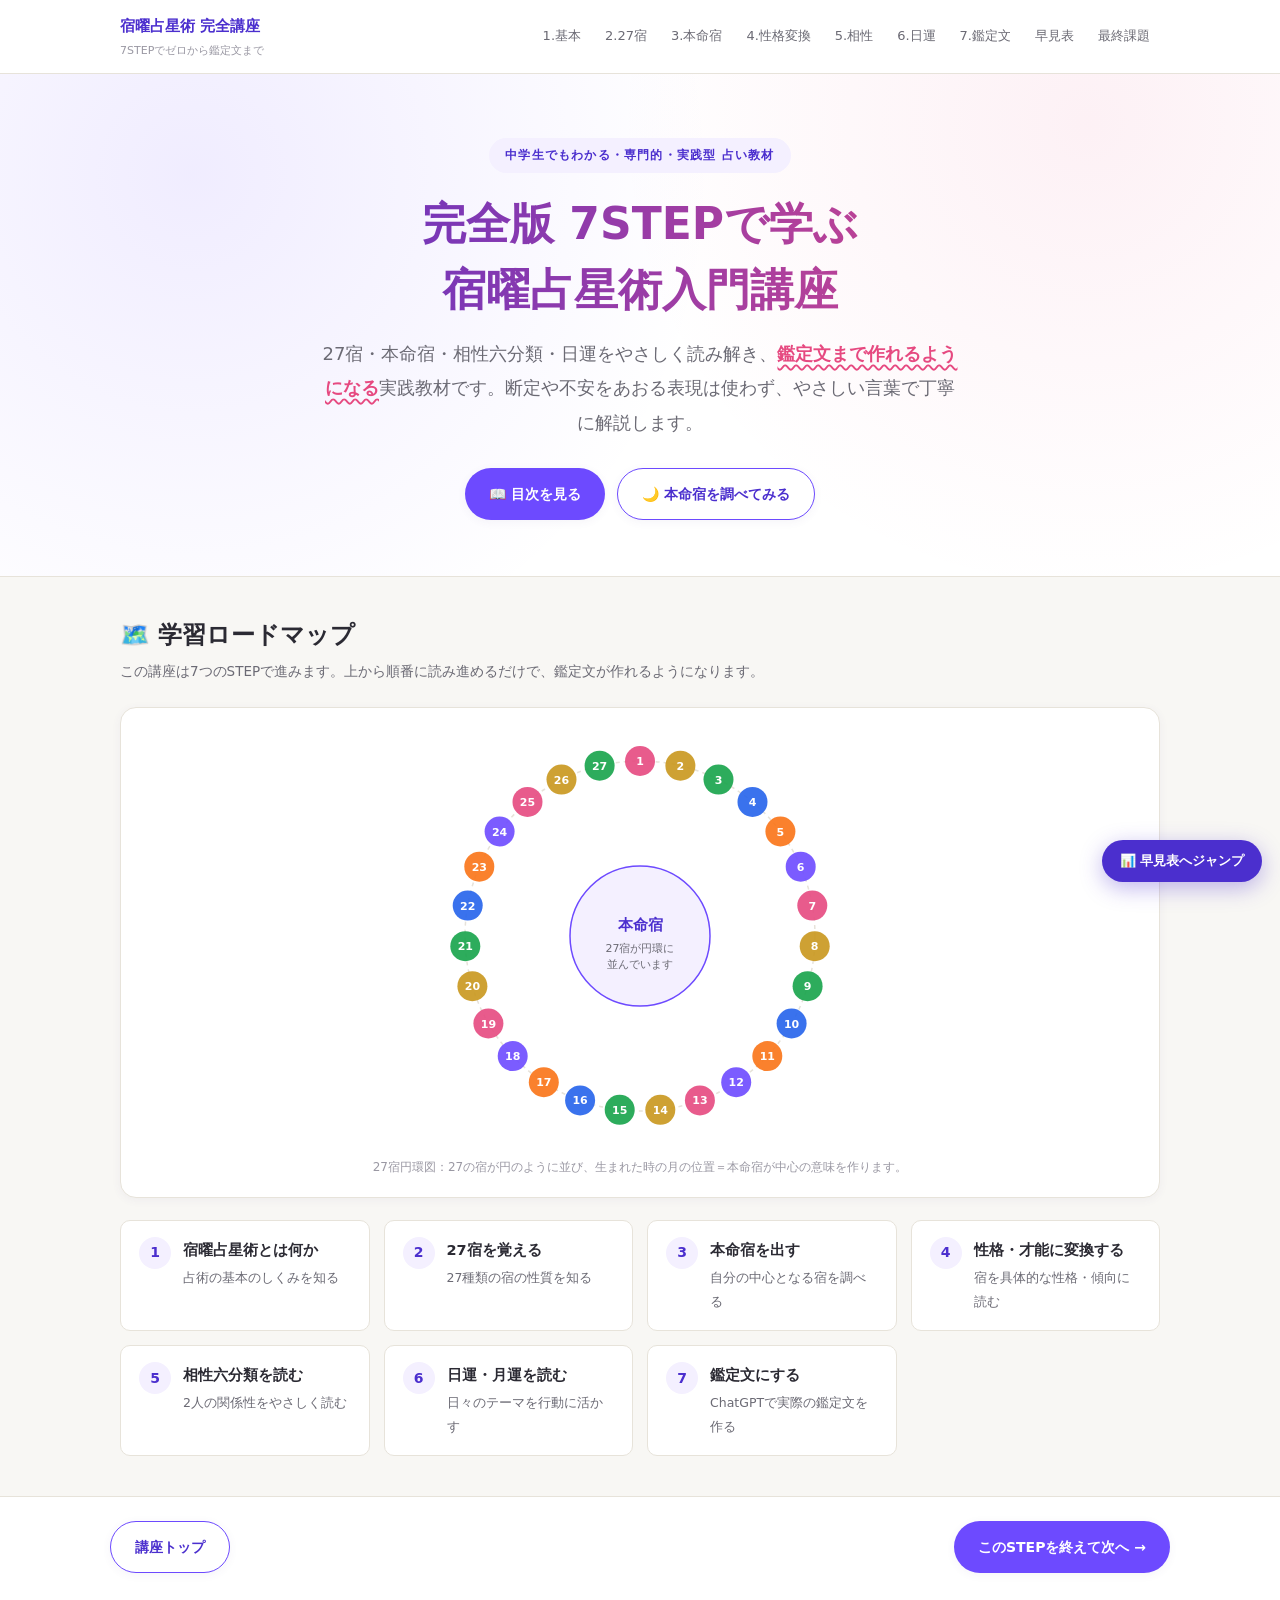
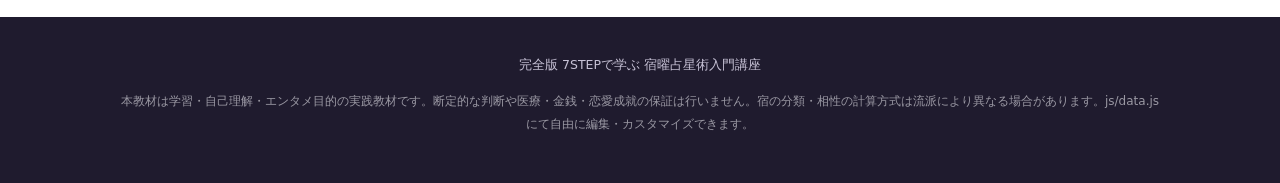
<file: index.html>
<!DOCTYPE html>
<html lang="ja">
<head>
<meta charset="UTF-8">
<meta name="viewport" content="width=device-width, initial-scale=1.0">
<title>講座トップ｜完全版 7STEPで学ぶ 宿曜占星術入門講座</title>
<meta name="description" content="27宿・本命宿・相性六分類・日運をやさしく読み解き、鑑定文まで作る実践教材">
<link rel="stylesheet" href="css/style.css">
</head>
<body>


<header class="site-header">
  <div class="bar">
    <div class="logo">宿曜占星術 完全講座<small>7STEPでゼロから鑑定文まで</small></div>
    <button class="nav-toggle" aria-label="メニュー">☰ 目次</button>
    <nav class="site-nav">
      <a href='/step1'>1.基本</a>
      <a href='/step2'>2.27宿</a>
      <a href='/step3'>3.本命宿</a>
      <a href='/step4'>4.性格変換</a>
      <a href='/step5'>5.相性</a>
      <a href='/step6'>6.日運</a>
      <a href='/step7'>7.鑑定文</a>
      <a href='/appendix'>早見表</a>
      <a href='/final'>最終課題</a>
    </nav>
  </div>
</header>
<main>
<section class="hero">
  <div class="container">
    <span class="eyebrow">中学生でもわかる・専門的・実践型 占い教材</span>
    <h1>完全版 7STEPで学ぶ<br>宿曜占星術入門講座</h1>
    <p class="sub">27宿・本命宿・相性六分類・日運をやさしく読み解き、<span class="mark">鑑定文まで作れるようになる</span>実践教材です。断定や不安をあおる表現は使わず、やさしい言葉で丁寧に解説します。</p>
    <div class="cta-row">
      <a class='btn' href='/#toc'>📖 目次を見る</a>
      <a class='btn ghost' href='/step3'>🌙 本命宿を調べてみる</a>
    </div>
  </div>
</section>
<section class="toc-section" id="toc">
  <div class="container">
    <h2 class="section-title">🗺️ 学習ロードマップ</h2>
    <p class="section-sub">この講座は7つのSTEPで進みます。上から順番に読み進めるだけで、鑑定文が作れるようになります。</p>

    <div class="svg-frame">
      <div id="shuku-wheel" style="display:flex;justify-content:center;"></div>
      <div class="cap">27宿円環図：27の宿が円のように並び、生まれた時の月の位置＝本命宿が中心の意味を作ります。</div>
    </div>

    <div class="toc-grid">
      <a class='toc-card' href='/step1'><div class="num">1</div><div><div class="t">宿曜占星術とは何か</div><div class="d">占術の基本のしくみを知る</div></div></a>
      <a class='toc-card' href='/step2'><div class="num">2</div><div><div class="t">27宿を覚える</div><div class="d">27種類の宿の性質を知る</div></div></a>
      <a class='toc-card' href='/step3'><div class="num">3</div><div><div class="t">本命宿を出す</div><div class="d">自分の中心となる宿を調べる</div></div></a>
      <a class='toc-card' href='/step4'><div class="num">4</div><div><div class="t">性格・才能に変換する</div><div class="d">宿を具体的な性格・傾向に読む</div></div></a>
      <a class='toc-card' href='/step5'><div class="num">5</div><div><div class="t">相性六分類を読む</div><div class="d">2人の関係性をやさしく読む</div></div></a>
      <a class='toc-card' href='/step6'><div class="num">6</div><div><div class="t">日運・月運を読む</div><div class="d">日々のテーマを行動に活かす</div></div></a>
      <a class='toc-card' href='/step7'><div class="num">7</div><div><div class="t">鑑定文にする</div><div class="d">ChatGPTで実際の鑑定文を作る</div></div></a>
    </div>
  </div>
</section>
<nav class="step-pager no-print" aria-label="STEPページ移動"><a class='btn ghost' href='/'>講座トップ</a><a class='btn' href='/step1'>このSTEPを終えて次へ →</a></nav>
</main>
<footer>
  <div class="container">
    <p>完全版 7STEPで学ぶ 宿曜占星術入門講座</p>
    <p class="small-note">本教材は学習・自己理解・エンタメ目的の実践教材です。断定的な判断や医療・金銭・恋愛成就の保証は行いません。宿の分類・相性の計算方式は流派により異なる場合があります。js/data.js にて自由に編集・カスタマイズできます。</p>
  </div>
</footer>
<div class="jump-fab no-print">
  <div class="jump-menu" id="jump-menu">
    <a href='/step2#table-basic'>① 27宿基本早見表</a>
    <a href='/step2#shuku-card-grid'>27宿SVGカード</a>
    <a href='/step3'>② 本命宿フォーム</a>
    <a href='/step4#table-detail'>③④⑤ 27宿詳細早見表</a>
    <a href='/step5#table-relation'>⑥ 相性六分類早見表</a>
    <a href='/step5#matrix-section'>⑦ 相性マトリクス</a>
    <a href='/step6#table-day'>⑧ 日運11種早見表</a>
    <a href='/appendix#ng-section'>⑨⑩ NG表現集・言い換え辞典</a>
    <a href='/final'>最終課題</a>
  </div>
  <button class="jump-fab-btn" id="jump-fab-btn">📊 早見表へジャンプ</button>
</div>
<script src="js/data.js"></script>
<script src="js/app.js"></script>
</body>
</html>
</file>
<file: css/style.css>
/* =========================================================================
   宿曜占星術 完全版教材 — スタイルシート
   背景：ホワイト基調 / 重要語句：色文字＋波線 / スマホ対応 / 印刷対応
   ========================================================================= */

:root{
  --bg:            #ffffff;
  --bg-soft:       #f8f7f4;
  --bg-card:       #ffffff;
  --bg-accent:     #f4f0ff;
  --border:        #e7e3da;
  --text:          #2b2a33;
  --text-soft:     #6b6a74;
  --text-faint:    #9a98a3;

  --purple:        #6d4aff;
  --purple-deep:   #4b2fce;
  --pink:          #e64980;
  --gold:          #c9971d;
  --green:         #16a34a;
  --blue:          #2563eb;
  --orange:        #f97316;
  --red:           #dc2626;

  --mark:          var(--pink);
  --mark2:         var(--purple);

  --radius:        16px;
  --radius-sm:     10px;
  --shadow:        0 4px 20px rgba(80, 60, 140, 0.08);
  --shadow-sm:     0 2px 10px rgba(80, 60, 140, 0.06);

  --font: "Hiragino Sans", "Hiragino Kaku Gothic ProN", "Yu Gothic", "Noto Sans JP", "Meiryo", system-ui, sans-serif;
}

*{ box-sizing:border-box; }
html{ scroll-behavior:smooth; }
body{
  margin:0;
  font-family:var(--font);
  background:var(--bg);
  color:var(--text);
  line-height:1.9;
  font-size:16px;
  -webkit-font-smoothing:antialiased;
}
img,svg{ max-width:100%; display:block; }
a{ color:var(--purple-deep); }
h1,h2,h3,h4{ line-height:1.5; margin:0 0 .6em; }
p{ margin:0 0 1em; }
ul{ margin:0 0 1em; padding-left:1.4em; }
li{ margin-bottom:.4em; }

.container{ max-width:1080px; margin:0 auto; padding:0 20px; }

/* ---------- 重要ポイント：色文字＋波線 ---------- */
.mark{
  color:var(--mark);
  font-weight:700;
  text-decoration:underline;
  text-decoration-style:wavy;
  text-decoration-color:var(--mark);
  text-underline-offset:4px;
  text-decoration-thickness:2px;
}
.mark2{
  color:var(--mark2);
  font-weight:700;
  text-decoration:underline;
  text-decoration-style:wavy;
  text-decoration-color:var(--mark2);
  text-underline-offset:4px;
  text-decoration-thickness:2px;
}
.mark-gold{
  color:var(--gold);
  font-weight:700;
  text-decoration:underline;
  text-decoration-style:wavy;
  text-decoration-color:var(--gold);
  text-underline-offset:4px;
}

/* ---------- ヘッダー / ナビ ---------- */
.site-header{
  position:sticky; top:0; z-index:100;
  background:rgba(255,255,255,0.92);
  backdrop-filter:blur(8px);
  border-bottom:1px solid var(--border);
}
.site-header .bar{
  display:flex; align-items:center; justify-content:space-between;
  padding:12px 20px; max-width:1080px; margin:0 auto; gap:12px;
}
.site-header .logo{ font-weight:800; color:var(--purple-deep); font-size:15px; }
.site-header .logo small{ display:block; font-weight:500; color:var(--text-faint); font-size:11px; }
.nav-toggle{
  display:none; border:1px solid var(--border); background:#fff; border-radius:8px;
  padding:8px 12px; font-size:14px; cursor:pointer; color:var(--purple-deep);
}
.site-nav{ display:flex; gap:4px; flex-wrap:wrap; font-size:13px; }
.site-nav a{
  text-decoration:none; color:var(--text-soft); padding:6px 10px; border-radius:20px; white-space:nowrap;
}
.site-nav a:hover{ background:var(--bg-accent); color:var(--purple-deep); }

/* ---------- ファーストビュー ---------- */
.hero{
  background:
    radial-gradient(circle at 15% 20%, rgba(109,74,255,0.10), transparent 45%),
    radial-gradient(circle at 85% 10%, rgba(230,73,128,0.08), transparent 40%),
    var(--bg);
  padding:64px 20px 56px;
  text-align:center;
  border-bottom:1px solid var(--border);
}
.hero .eyebrow{
  display:inline-block; font-size:12px; letter-spacing:.1em; color:var(--purple-deep);
  background:var(--bg-accent); padding:6px 16px; border-radius:20px; margin-bottom:18px; font-weight:700;
}
.hero h1{
  font-size:clamp(26px,4.4vw,44px); font-weight:800; margin-bottom:14px;
  background:linear-gradient(90deg,var(--purple-deep),var(--pink));
  -webkit-background-clip:text; background-clip:text; color:transparent;
}
.hero .sub{ font-size:clamp(14px,2vw,18px); color:var(--text-soft); max-width:640px; margin:0 auto 28px; }
.hero .cta-row{ display:flex; gap:12px; justify-content:center; flex-wrap:wrap; }

.btn{
  display:inline-flex; align-items:center; gap:6px;
  background:var(--purple); color:#fff; border:none; border-radius:999px;
  padding:12px 24px; font-size:14px; font-weight:700; cursor:pointer; text-decoration:none;
  box-shadow:var(--shadow-sm); transition:transform .15s ease, box-shadow .15s ease;
}
.btn:hover{ transform:translateY(-2px); box-shadow:var(--shadow); }
.btn.ghost{ background:#fff; color:var(--purple-deep); border:1.5px solid var(--purple); }
.btn.small{ padding:8px 16px; font-size:12.5px; }
.btn.copy{ background:var(--gold); }
.btn.copy.copied{ background:var(--green); }

/* ---------- 目次 ---------- */
.toc-section{ padding:40px 0; background:var(--bg-soft); border-bottom:1px solid var(--border); }
.toc-grid{ display:grid; grid-template-columns:repeat(auto-fit,minmax(220px,1fr)); gap:14px; margin-top:20px; }
.toc-card{
  background:#fff; border:1px solid var(--border); border-radius:var(--radius-sm);
  padding:16px 18px; text-decoration:none; color:var(--text); display:flex; gap:12px; align-items:flex-start;
  transition:box-shadow .15s ease, transform .15s ease;
}
.toc-card:hover{ box-shadow:var(--shadow-sm); transform:translateY(-2px); }
.toc-card .num{
  flex:none; width:32px; height:32px; border-radius:50%; background:var(--bg-accent);
  color:var(--purple-deep); font-weight:800; display:flex; align-items:center; justify-content:center; font-size:14px;
}
.toc-card .t{ font-weight:700; font-size:14.5px; margin-bottom:2px; }
.toc-card .d{ font-size:12.5px; color:var(--text-soft); }

/* 早見表ジャンプ（フローティング） */
.jump-fab{
  position:fixed; right:18px; bottom:18px; z-index:200;
}
.jump-fab-btn{
  background:var(--purple-deep); color:#fff; border:none; border-radius:999px;
  padding:12px 18px; font-size:13px; font-weight:700; box-shadow:0 6px 22px rgba(75,47,206,.35);
  cursor:pointer; display:flex; align-items:center; gap:6px;
}
.jump-menu{
  position:absolute; bottom:52px; right:0; background:#fff; border:1px solid var(--border);
  border-radius:var(--radius-sm); box-shadow:var(--shadow); padding:10px; width:240px;
  max-height:60vh; overflow-y:auto; display:none;
}
.jump-menu.open{ display:block; }
.jump-menu a{
  display:block; padding:8px 10px; border-radius:8px; text-decoration:none; color:var(--text); font-size:13px;
}
.jump-menu a:hover{ background:var(--bg-accent); color:var(--purple-deep); }

/* インライン早見表リンク */
.table-jump{
  display:inline-flex; align-items:center; gap:5px; font-size:12.5px; font-weight:700;
  color:var(--purple-deep); background:var(--bg-accent); border-radius:999px; padding:5px 12px;
  text-decoration:none; margin:4px 6px 4px 0; border:1px solid #e3d9ff;
}
.table-jump:hover{ background:#ece4ff; }

/* ---------- STEP セクション ---------- */
.step{ padding:64px 0; border-bottom:1px solid var(--border); scroll-margin-top:90px; }
.step:nth-child(even){ background:var(--bg-soft); }
.step-head{ margin-bottom:28px; }
.step-head .step-no{
  display:inline-block; background:var(--purple); color:#fff; font-weight:800; font-size:12.5px;
  padding:5px 14px; border-radius:999px; margin-bottom:12px;
}
.step-head h2{ font-size:clamp(21px,3vw,30px); }
.step-head .lead{ color:var(--text-soft); font-size:14.5px; max-width:680px; }

.lecture{
  background:#fff; border:1px solid var(--border); border-radius:var(--radius);
  padding:24px 26px; margin-bottom:24px; box-shadow:var(--shadow-sm);
}
.lecture h3{ font-size:17px; color:var(--purple-deep); display:flex; align-items:center; gap:8px; }
.lecture h3::before{ content:"📖"; font-size:15px; }

.point-box{
  background:linear-gradient(135deg,#fff7ec,#fff);
  border:1.5px dashed var(--gold); border-radius:var(--radius-sm);
  padding:18px 20px; margin:20px 0; position:relative;
}
.point-box .tag{
  position:absolute; top:-12px; left:16px; background:var(--gold); color:#fff; font-size:11.5px;
  font-weight:800; padding:3px 12px; border-radius:999px;
}
.point-box p:last-child{ margin-bottom:0; }

.work-box{
  background:#f2fbf6; border:1px solid #cdeedd; border-radius:var(--radius-sm);
  padding:20px 22px; margin:20px 0;
}
.work-box h4{
  color:var(--green); font-size:14.5px; margin-bottom:12px; display:flex; align-items:center; gap:6px;
}
.work-box h4::before{ content:"✏️"; }
.work-box textarea, .work-box input[type=text], .work-box input[type=date]{
  width:100%; border:1px solid #cdeedd; border-radius:8px; padding:10px 12px; font-family:inherit;
  font-size:14px; background:#fff; resize:vertical;
}
.work-box .field{ margin-bottom:14px; }
.work-box label{ display:block; font-size:12.5px; font-weight:700; color:var(--text-soft); margin-bottom:5px; }

.check-box{
  background:#fff; border:1px solid var(--border); border-radius:var(--radius-sm);
  padding:18px 20px; margin:20px 0;
}
.check-box h4{ font-size:14.5px; color:var(--purple-deep); margin-bottom:10px; display:flex; align-items:center; gap:6px; }
.check-box h4::before{ content:"🧠"; }
.check-list label{
  display:flex; align-items:flex-start; gap:8px; font-size:14px; padding:6px 0; cursor:pointer;
}
.check-list input{ margin-top:4px; }

/* ---------- テーブル ---------- */
.table-wrap{ margin:22px 0; scroll-margin-top:90px; }
.table-wrap .table-title{
  font-weight:800; font-size:15px; color:var(--purple-deep); margin-bottom:8px;
  display:flex; align-items:center; gap:8px;
}
.table-title .badge{ background:var(--bg-accent); font-size:11px; padding:3px 10px; border-radius:999px; color:var(--purple-deep); font-weight:700; }
.table-scroll{ overflow-x:auto; border:1px solid var(--border); border-radius:var(--radius-sm); box-shadow:var(--shadow-sm); }
table{ border-collapse:collapse; width:100%; min-width:640px; font-size:13.5px; background:#fff; }
table.wide{ min-width:960px; }
thead th{
  background:var(--purple-deep); color:#fff; padding:10px 12px; text-align:left; white-space:nowrap; font-weight:700;
}
tbody td{ padding:10px 12px; border-bottom:1px solid var(--border); vertical-align:top; }
tbody tr:nth-child(even){ background:#fbfaf8; }
tbody tr:hover{ background:var(--bg-accent); }
td.kw{ font-weight:700; color:var(--purple-deep); white-space:nowrap; }

/* ---------- カード（27宿タイプカードなど） ---------- */
.card-grid{ display:grid; grid-template-columns:repeat(auto-fill,minmax(220px,1fr)); gap:16px; margin:22px 0; }
.shuku-card{
  background:#fff; border:1px solid var(--border); border-radius:var(--radius); overflow:hidden;
  box-shadow:var(--shadow-sm); transition:transform .15s ease, box-shadow .15s ease; cursor:pointer;
}
.shuku-card:hover{ transform:translateY(-3px); box-shadow:var(--shadow); }
.shuku-card .icon-wrap{ padding:14px 14px 0; display:flex; justify-content:center; }
.shuku-card .card-body{ padding:6px 16px 16px; text-align:center; }
.shuku-card .name{ font-size:16px; font-weight:800; }
.shuku-card .yomi{ font-size:11px; color:var(--text-faint); margin-bottom:6px; }
.shuku-card .kw{ font-size:12px; color:var(--purple-deep); font-weight:700; }

/* 詳細モーダル風パネル */
.detail-panel{
  display:none; background:#fff; border:2px solid var(--purple); border-radius:var(--radius);
  padding:24px; margin:20px 0; box-shadow:var(--shadow);
}
.detail-panel.open{ display:block; }
.detail-panel .dp-head{ display:flex; align-items:center; gap:14px; margin-bottom:14px; }
.detail-panel .dp-head h3{ margin:0; font-size:20px; }
.detail-panel .dp-head .yomi{ color:var(--text-faint); font-size:12.5px; }
.detail-grid{ display:grid; grid-template-columns:repeat(auto-fit,minmax(220px,1fr)); gap:12px; }
.detail-grid .item{ background:var(--bg-soft); border-radius:10px; padding:10px 14px; }
.detail-grid .item b{ display:block; font-size:11.5px; color:var(--purple-deep); margin-bottom:4px; }
.detail-grid .item span{ font-size:13.5px; }
.detail-panel .close-dp{ float:right; border:none; background:none; font-size:18px; cursor:pointer; color:var(--text-faint); }

/* ---------- 相性グループカード ---------- */
.relation-grid{ display:grid; grid-template-columns:repeat(auto-fit,minmax(260px,1fr)); gap:16px; margin:22px 0; }
.relation-card{
  border-radius:var(--radius); padding:18px 20px; color:#fff; box-shadow:var(--shadow-sm);
}
.relation-card h4{ margin-bottom:8px; font-size:16px; }
.relation-card p{ font-size:13px; margin-bottom:6px; opacity:.95; }
.relation-card .g-label{ font-size:11px; opacity:.85; }

/* ---------- 相性マトリクス ---------- */
.matrix-legend{ display:flex; flex-wrap:wrap; gap:10px; margin:14px 0 18px; }
.matrix-legend .lg{ display:flex; align-items:center; gap:6px; font-size:12.5px; }
.matrix-legend .sw{ width:14px; height:14px; border-radius:4px; }
.matrix-table{ border-collapse:collapse; font-size:10.5px; }
.matrix-table th, .matrix-table td{ border:1px solid #eee; text-align:center; padding:0; width:26px; height:26px; }
.matrix-table th{ background:var(--bg-soft); font-weight:700; font-size:9.5px; position:sticky; }
.matrix-table th.rowh{ left:0; z-index:2; }
.matrix-table thead th{ top:0; z-index:3; color:var(--text); background:var(--bg-soft); }
.matrix-table td.cell{ color:#fff; font-weight:700; cursor:pointer; font-size:10px; }
.matrix-table td.self-cell{ outline:2px solid var(--purple-deep); outline-offset:-2px; }

/* ---------- 相性チェッカー / フォーム ---------- */
.tool-box{
  background:#fff; border:1px solid var(--border); border-radius:var(--radius);
  padding:24px 26px; margin:22px 0; box-shadow:var(--shadow-sm);
}
.tool-box h4{ font-size:15.5px; color:var(--purple-deep); margin-bottom:14px; }
.form-row{ display:flex; gap:14px; flex-wrap:wrap; margin-bottom:14px; }
.form-row .field{ flex:1; min-width:180px; }
.form-row label{ display:block; font-size:12.5px; font-weight:700; color:var(--text-soft); margin-bottom:6px; }
.form-row select, .form-row input{
  width:100%; padding:10px 12px; border:1px solid var(--border); border-radius:8px; font-family:inherit; font-size:14px; background:#fff;
}
.result-box{
  margin-top:16px; background:var(--bg-accent); border-radius:var(--radius-sm); padding:16px 18px; display:none;
}
.result-box.show{ display:block; }
.result-box .rtitle{ font-weight:800; color:var(--purple-deep); margin-bottom:6px; }

/* ---------- プロンプトボックス ---------- */
.prompt-box{
  background:#1f1b2e; color:#efe9ff; border-radius:var(--radius); padding:20px 22px; margin:22px 0; position:relative;
}
.prompt-box .p-title{ font-size:12.5px; color:#c7b8ff; font-weight:700; margin-bottom:10px; letter-spacing:.03em; }
.prompt-box pre{
  white-space:pre-wrap; word-break:break-word; font-family:"SFMono-Regular",Consolas,monospace;
  font-size:12.8px; line-height:1.8; margin:0 0 14px; color:#efe9ff;
}
.prompt-box .btn{ background:#efe9ff; color:#4b2fce; }
.prompt-box .btn.copied{ background:var(--green); color:#fff; }

/* STEP間ページ移動（既存のボタン表現をそのまま使用） */
.step-pager{
  max-width:1100px; margin:0 auto; padding:24px 20px 44px;
  display:flex; justify-content:space-between; gap:12px; flex-wrap:wrap;
}
.step-pager .btn{ text-decoration:none; }

/* 横長早見表：内容はデザインを変えず、開閉操作だけを追加 */
.table-fold{ margin:22px 0; }
.table-fold > summary{
  cursor:pointer; list-style:none; padding:14px 18px; border:1px solid var(--border);
  border-radius:var(--radius-sm); background:var(--bg-accent); color:var(--purple-deep);
  font-weight:800; line-height:1.5;
}
.table-fold > summary::-webkit-details-marker{ display:none; }
.table-fold > summary::after{ content:"＋"; float:right; font-size:20px; line-height:1; }
.table-fold[open] > summary::after{ content:"−"; }
.table-fold[open] > summary{ border-radius:var(--radius-sm) var(--radius-sm) 0 0; }
.table-fold > .table-wrap{ margin-top:0; }
.generated-prompt{ margin-top:18px; }
[hidden]{ display:none !important; }

/* ---------- SVG図解の枠 ---------- */
.svg-frame{
  background:#fff; border:1px solid var(--border); border-radius:var(--radius); padding:18px; margin:22px 0;
  text-align:center; box-shadow:var(--shadow-sm);
}
.svg-frame .cap{ font-size:12px; color:var(--text-faint); margin-top:10px; }

/* ---------- 巻末 / 最終課題 ---------- */
.finale{ background:linear-gradient(160deg,#f4f0ff,#fff); padding:64px 0; }
.finale .lecture{ background:#fff; }
.template-box{
  background:#fffdf6; border:1px dashed var(--gold); border-radius:var(--radius-sm);
  padding:18px 20px; font-size:13.5px; line-height:2;
}
.template-box b{ color:var(--gold); }

.gift-grid{ display:grid; grid-template-columns:repeat(auto-fit,minmax(240px,1fr)); gap:14px; margin:20px 0; }
.gift-card{ background:#fff; border:1px solid var(--border); border-radius:var(--radius-sm); padding:16px 18px; }
.gift-card h5{ color:var(--purple-deep); font-size:14px; margin-bottom:6px; }
.gift-card p{ font-size:12.5px; color:var(--text-soft); margin:0; }

/* ---------- フッター ---------- */
footer{ background:#1f1b2e; color:#c7c2d6; padding:36px 0; text-align:center; font-size:12.5px; }
footer a{ color:#efe9ff; }

/* ---------- ユーティリティ ---------- */
.section-title{ font-size:clamp(19px,2.6vw,24px); font-weight:800; margin-bottom:6px; }
.section-sub{ color:var(--text-soft); font-size:13.5px; margin-bottom:20px; }
.two-col{ display:grid; grid-template-columns:1fr 1fr; gap:24px; }
.progress-note{ font-size:12px; color:var(--text-faint); margin-top:6px; }
.small-note{ font-size:12px; color:var(--text-faint); }
.pill{ display:inline-block; background:var(--bg-accent); color:var(--purple-deep); font-size:11.5px; font-weight:700; padding:3px 12px; border-radius:999px; }

/* ---------- 印刷用 ---------- */
@media print{
  .site-header, .jump-fab, .btn, .nav-toggle, .toc-section, .no-print{ display:none !important; }
  body{ font-size:12px; color:#000; }
  .step{ break-inside:avoid; padding:16px 0; border:none; background:#fff !important; }
  .lecture, .point-box, .work-box, .check-box, .tool-box, .prompt-box, .svg-frame{
    box-shadow:none; border:1px solid #ccc; page-break-inside:avoid;
  }
  a{ color:#000; text-decoration:none; }
  .prompt-box{ background:#fff; color:#000; border:1px solid #999; }
  .prompt-box pre{ color:#000; }
  table{ font-size:10px; }
}

/* ---------- レスポンシブ ---------- */
@media (max-width:860px){
  .two-col{ grid-template-columns:1fr; }
  .site-nav{ display:none; }
  .site-nav.open{
    display:flex; flex-direction:column; position:absolute; top:56px; left:0; right:0; background:#fff;
    padding:12px 20px; border-bottom:1px solid var(--border); box-shadow:var(--shadow);
  }
  .nav-toggle{ display:block; }
}
@media (max-width:600px){
  .hero{ padding:44px 16px 40px; }
  .step{ padding:40px 0; }
  .lecture, .tool-box{ padding:18px; }
  table.to-card thead{ display:none; }
  table.to-card, table.to-card tbody, table.to-card tr, table.to-card td{ display:block; width:100%; }
  table.to-card tr{
    border:1px solid var(--border); border-radius:10px; margin-bottom:10px; padding:8px 10px; background:#fff;
  }
  table.to-card td{
    border:none; padding:9px 6px; display:block; text-align:left;
    font-size:15px; line-height:1.7;
  }
  table.to-card td::before{
    content:attr(data-label); display:block; font-weight:800; color:var(--purple-deep);
    text-align:left; font-size:13px; margin-bottom:2px;
  }
  table.to-card td + td{ border-top:1px dashed var(--border); }
  .table-scroll{ overflow:visible; border:0; box-shadow:none; }
  .table-fold{ margin:18px 0; }
  .table-fold > summary{ padding:14px; font-size:14px; }
  .step-pager{ padding:18px 16px 34px; }
  .step-pager .btn{ flex:1; min-width:135px; text-align:center; }
  .prompt-box pre{ font-size:13px; line-height:1.7; }
}
</file>
